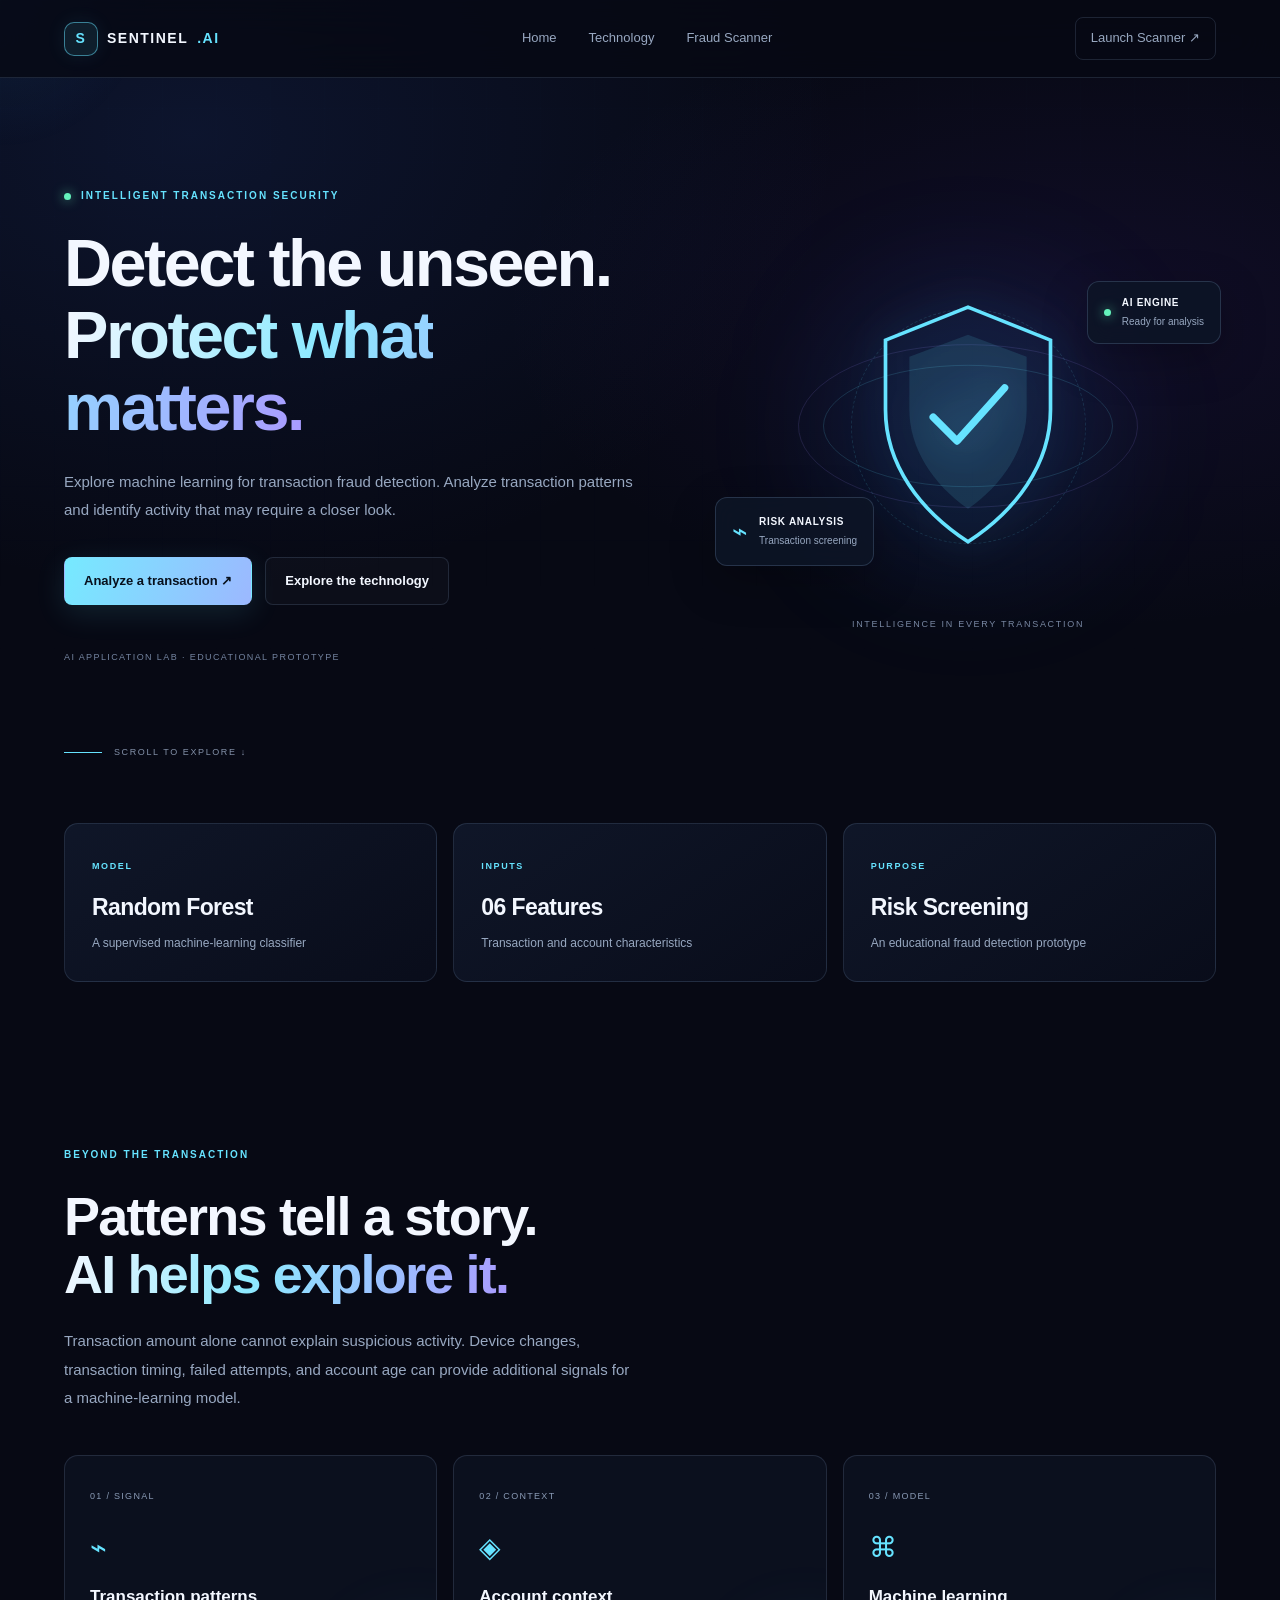
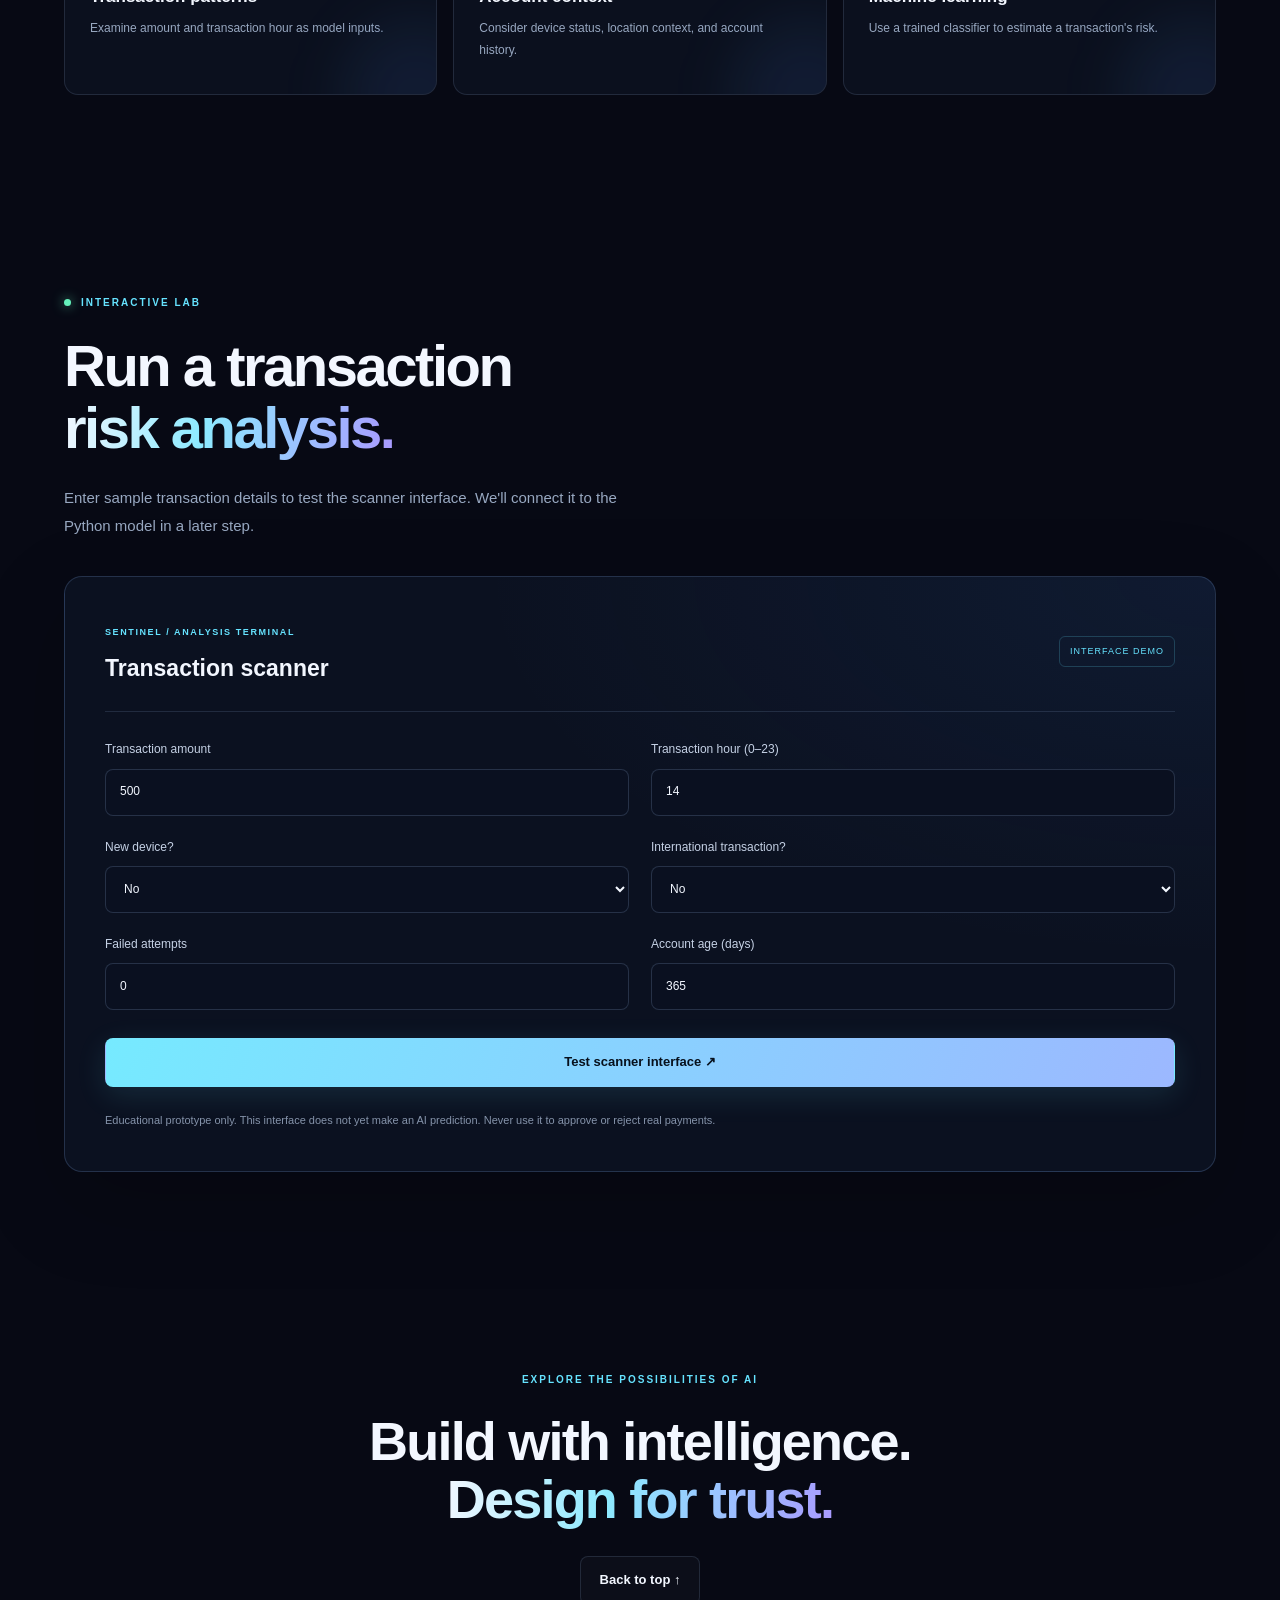
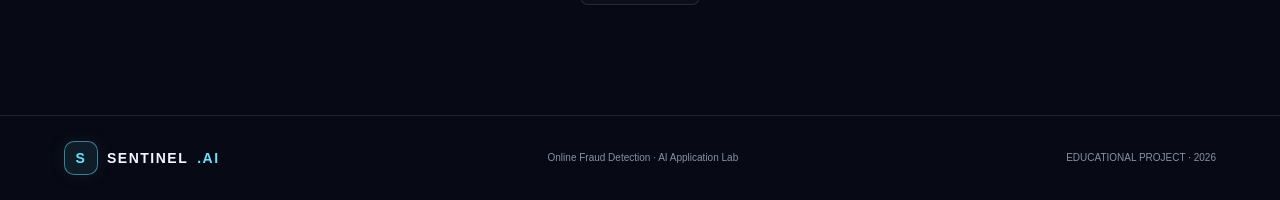
<file: index.html>
<!DOCTYPE html>
<html lang="en">
<head>
  <meta charset="UTF-8">
  <meta name="viewport" content="width=device-width, initial-scale=1.0">
  <meta name="theme-color" content="#070914">
  <meta name="description" content="Sentinel AI — an educational online transaction fraud detection project.">
  <title>Sentinel AI | Fraud Detection</title>
  <link rel="stylesheet" href="style.css">
  <script src="script.js" defer></script>
</head>
<body>
  <div class="cursor-glow" aria-hidden="true"></div>
  <div class="background-grid" aria-hidden="true"></div>

  <header class="navbar">
    <a class="brand" href="#home">
      <span class="brand-mark">S</span>
      SENTINEL<span class="accent">.AI</span>
    </a>
    <nav class="nav-links">
      <a href="#home">Home</a>
      <a href="#technology">Technology</a>
      <a href="#scanner">Fraud Scanner</a>
    </nav>
    <a class="nav-button" href="#scanner">Launch Scanner ↗</a>
  </header>

  <main>
    <section class="hero section" id="home">
      <div class="hero-copy reveal">
        <div class="eyebrow"><span class="live-dot"></span> INTELLIGENT TRANSACTION SECURITY</div>
        <h1>Detect the unseen.<br><span class="gradient-text">Protect what matters.</span></h1>
        <p class="hero-description">
          Explore machine learning for transaction fraud detection.
          Analyze transaction patterns and identify activity that may
          require a closer look.
        </p>
        <div class="hero-actions">
          <a class="button primary-button" href="#scanner">Analyze a transaction ↗</a>
          <a class="button secondary-button" href="#technology">Explore the technology</a>
        </div>
        <div class="hero-footnote">AI APPLICATION LAB · EDUCATIONAL PROTOTYPE</div>
      </div>

      <div class="hero-art reveal">
        <div class="glow-orb"></div>
        <div class="orbit orbit-a"></div>
        <div class="orbit orbit-b"></div>
        <div class="orbit orbit-c"></div>
        <div class="shield">
          <svg viewBox="0 0 120 140" fill="none" aria-hidden="true">
            <path d="M60 5 L105 23 V61 C105 91 86 116 60 133 C34 116 15 91 15 61 V23 Z" stroke="currentColor" stroke-width="2"/>
            <path d="M60 20 L92 32 V61 C92 82 79 102 60 115 C41 102 28 82 28 61 V32 Z" fill="currentColor" opacity=".12"/>
            <path d="M41 65 L54 78 L80 49" stroke="currentColor" stroke-width="4" stroke-linecap="round" stroke-linejoin="round"/>
          </svg>
        </div>
        <div class="float-card card-one"><span class="live-dot"></span><div><strong>AI ENGINE</strong><small>Ready for analysis</small></div></div>
        <div class="float-card card-two"><span class="card-icon">⌁</span><div><strong>RISK ANALYSIS</strong><small>Transaction screening</small></div></div>
        <div class="art-caption">INTELLIGENCE IN EVERY TRANSACTION</div>
      </div>
      <a href="#technology" class="scroll-indicator"><span class="scroll-line"></span> SCROLL TO EXPLORE ↓</a>
    </section>

    <section class="technology section reveal" id="technology">
      <article class="stat-card"><span class="stat-label">MODEL</span><h2>Random Forest</h2><p>A supervised machine-learning classifier</p></article>
      <article class="stat-card"><span class="stat-label">INPUTS</span><h2>06 Features</h2><p>Transaction and account characteristics</p></article>
      <article class="stat-card"><span class="stat-label">PURPOSE</span><h2>Risk Screening</h2><p>An educational fraud detection prototype</p></article>
    </section>

    <section class="intro-section section">
      <div class="intro-copy reveal">
        <div class="eyebrow">BEYOND THE TRANSACTION</div>
        <h2>Patterns tell a story.<br><span class="gradient-text">AI helps explore it.</span></h2>
        <p>Transaction amount alone cannot explain suspicious activity. Device changes, transaction timing, failed attempts, and account age can provide additional signals for a machine-learning model.</p>
      </div>
      <div class="feature-grid">
        <article class="feature-card reveal"><span class="feature-number">01 / SIGNAL</span><div class="feature-symbol">⌁</div><h3>Transaction patterns</h3><p>Examine amount and transaction hour as model inputs.</p></article>
        <article class="feature-card reveal"><span class="feature-number">02 / CONTEXT</span><div class="feature-symbol">◈</div><h3>Account context</h3><p>Consider device status, location context, and account history.</p></article>
        <article class="feature-card reveal"><span class="feature-number">03 / MODEL</span><div class="feature-symbol">⌘</div><h3>Machine learning</h3><p>Use a trained classifier to estimate a transaction's risk.</p></article>
      </div>
    </section>

    <section class="scanner-section section" id="scanner">
      <div class="section-heading reveal">
        <div class="eyebrow"><span class="live-dot"></span> INTERACTIVE LAB</div>
        <h2>Run a transaction<br><span class="gradient-text">risk analysis.</span></h2>
        <p>Enter sample transaction details to test the scanner interface. We'll connect it to the Python model in a later step.</p>
      </div>

      <div class="scanner-panel reveal">
        <div class="scanner-header">
          <div><span class="panel-label">SENTINEL / ANALYSIS TERMINAL</span><h3>Transaction scanner</h3></div>
          <span class="demo-tag">INTERFACE DEMO</span>
        </div>
        <form id="fraud-form">
          <div class="form-grid">
            <label class="field"><span>Transaction amount</span><input type="number" name="transaction_amount" min="0" step="0.01" value="500" required></label>
            <label class="field"><span>Transaction hour (0–23)</span><input type="number" name="transaction_hour" min="0" max="23" step="1" value="14" required></label>
            <label class="field"><span>New device?</span><select name="new_device"><option value="0">No</option><option value="1">Yes</option></select></label>
            <label class="field"><span>International transaction?</span><select name="international_transaction"><option value="0">No</option><option value="1">Yes</option></select></label>
            <label class="field"><span>Failed attempts</span><input type="number" name="failed_attempts" min="0" step="1" value="0" required></label>
            <label class="field"><span>Account age (days)</span><input type="number" name="account_age_days" min="0" step="1" value="365" required></label>
          </div>
          <button type="submit" class="button primary-button scan-button">Test scanner interface ↗</button>
        </form>
        <div class="result-box" id="result" aria-live="polite" hidden>
          <span class="panel-label">INTERFACE TEST</span>
          <h3 id="result-title">Ready</h3>
          <p id="result-description"></p>
          <p id="result-score"></p>
        </div>
        <p class="disclaimer">Educational prototype only. This interface does not yet make an AI prediction. Never use it to approve or reject real payments.</p>
      </div>
    </section>

    <section class="closing-section section reveal">
      <div class="eyebrow">EXPLORE THE POSSIBILITIES OF AI</div>
      <h2>Build with intelligence.<br><span class="gradient-text">Design for trust.</span></h2>
      <a href="#home" class="button secondary-button">Back to top ↑</a>
    </section>
  </main>

  <footer class="footer">
    <a class="brand" href="#home"><span class="brand-mark">S</span>SENTINEL<span class="accent">.AI</span></a>
    <p>Online Fraud Detection · AI Application Lab</p>
    <span>EDUCATIONAL PROJECT · 2026</span>
  </footer>
</body>
</html>
</file>
<file: style.css>
:root {
  --bg: #070914;
  --panel: #0e1424;
  --panel-light: #121b2e;
  --text: #f3f7ff;
  --muted: #98a8c1;
  --blue: #66e3ff;
  --purple: #9b8cff;
  --border: rgba(148, 178, 220, 0.16);
  --max-width: 1200px;
}

* {
  box-sizing: border-box;
  margin: 0;
  padding: 0;
}

html {
  scroll-behavior: smooth;
  scroll-padding-top: 90px;
}

body {
  min-height: 100vh;
  overflow-x: hidden;
  background: var(--bg);
  color: var(--text);
  font-family: -apple-system, BlinkMacSystemFont, "Segoe UI", sans-serif;
  line-height: 1.6;
}

body::before {
  content: "";
  position: fixed;
  inset: 0;
  z-index: -2;
  pointer-events: none;
  background:
    radial-gradient(ellipse at 15% 15%, rgba(44, 82, 180, 0.16), transparent 42%),
    radial-gradient(ellipse at 85% 35%, rgba(89, 45, 180, 0.12), transparent 38%),
    #070914;
}

a {
  color: inherit;
  text-decoration: none;
}

button,
input,
select {
  font: inherit;
}

button,
a,
select {
  -webkit-tap-highlight-color: transparent;
}

button:focus-visible,
a:focus-visible,
input:focus-visible,
select:focus-visible {
  outline: 2px solid var(--blue);
  outline-offset: 4px;
}

::selection {
  background: rgba(102, 227, 255, 0.28);
  color: white;
}

/* Background grid */

.background-grid {
  position: fixed;
  inset: 0;
  z-index: -1;
  pointer-events: none;
  opacity: 0.18;
  background-image:
    linear-gradient(rgba(116, 160, 220, 0.08) 1px, transparent 1px),
    linear-gradient(90deg, rgba(116, 160, 220, 0.08) 1px, transparent 1px);
  background-size: 54px 54px;
  mask-image: linear-gradient(to bottom, black, transparent 90%);
}

.cursor-glow {
  position: fixed;
  top: 0;
  left: 0;
  width: 300px;
  height: 300px;
  z-index: 0;
  border-radius: 50%;
  pointer-events: none;
  opacity: 0;
  background: radial-gradient(circle, rgba(54, 160, 255, 0.09), transparent 70%);
  transform: translate(-50%, -50%);
  transition: opacity 0.3s ease;
}

@media (pointer: fine) {
  .cursor-glow {
    opacity: 1;
  }
}

/* Navigation */

.navbar {
  position: sticky;
  top: 0;
  z-index: 20;
  width: 100%;
  min-height: 78px;
  padding: 16px max(5%, calc((100% - var(--max-width)) / 2));
  display: flex;
  align-items: center;
  justify-content: space-between;
  gap: 24px;
  background: rgba(7, 9, 20, 0.82);
  border-bottom: 1px solid var(--border);
  backdrop-filter: blur(20px);
  -webkit-backdrop-filter: blur(20px);
}

.brand {
  display: inline-flex;
  align-items: center;
  gap: 9px;
  flex-shrink: 0;
  font-size: 14px;
  font-weight: 800;
  letter-spacing: 1.5px;
}

.brand-mark {
  display: grid;
  place-items: center;
  width: 34px;
  height: 34px;
  border: 1px solid rgba(102, 227, 255, 0.5);
  border-radius: 10px;
  background: rgba(102, 227, 255, 0.09);
  color: var(--blue);
  box-shadow: 0 0 20px rgba(102, 227, 255, 0.08);
}

.accent {
  color: var(--blue);
}

.nav-links {
  display: flex;
  align-items: center;
  gap: 32px;
}

.nav-links a,
.nav-button {
  color: var(--muted);
  font-size: 13px;
  transition: color 0.25s ease;
}

.nav-links a:hover,
.nav-button:hover {
  color: var(--blue);
}

.nav-button {
  padding: 10px 15px;
  border: 1px solid var(--border);
  border-radius: 8px;
}

/* Shared layout */

.section {
  width: min(var(--max-width), 90%);
  margin-inline: auto;
}

.hero {
  position: relative;
  min-height: 690px;
  padding-block: 110px 130px;
  display: grid;
  grid-template-columns: 1.1fr 0.9fr;
  align-items: center;
  gap: 50px;
}

.hero-copy {
  position: relative;
  z-index: 2;
}

.eyebrow {
  display: flex;
  align-items: center;
  gap: 10px;
  color: var(--blue);
  font-size: 10px;
  font-weight: 700;
  letter-spacing: 2px;
}

.live-dot {
  display: inline-block;
  width: 7px;
  height: 7px;
  flex-shrink: 0;
  border-radius: 50%;
  background: #65f2bc;
  box-shadow: 0 0 12px rgba(101, 242, 188, 0.75);
  animation: pulse 2s infinite;
}

.hero h1,
.section-heading h2,
.intro-copy h2,
.closing-section h2 {
  margin-top: 24px;
  font-size: clamp(38px, 5.2vw, 68px);
  line-height: 1.08;
  letter-spacing: -2.5px;
  font-weight: 750;
}

.gradient-text {
  color: transparent;
  background: linear-gradient(100deg, #f3f7ff 0%, #8deaff 42%, #a99aff 100%);
  background-clip: text;
  -webkit-background-clip: text;
}

.hero-description,
.intro-copy > p,
.section-heading > p {
  max-width: 570px;
  margin-top: 24px;
  color: var(--muted);
  font-size: 15px;
  line-height: 1.9;
}

.hero-actions {
  display: flex;
  flex-wrap: wrap;
  gap: 13px;
  margin-top: 32px;
}

.button {
  display: inline-flex;
  justify-content: center;
  align-items: center;
  gap: 12px;
  min-height: 48px;
  padding: 13px 19px;
  border: 1px solid transparent;
  border-radius: 8px;
  cursor: pointer;
  font-size: 13px;
  font-weight: 700;
  transition:
    transform 0.25s ease,
    border-color 0.25s ease,
    background 0.25s ease,
    box-shadow 0.25s ease;
}

.button:hover {
  transform: translateY(-3px);
}

.primary-button {
  color: #07101c;
  background: linear-gradient(110deg, #76eaff, #9cb8ff);
  box-shadow: 0 8px 30px rgba(102, 227, 255, 0.12);
}

.primary-button:hover {
  box-shadow: 0 10px 36px rgba(102, 227, 255, 0.24);
}

.secondary-button {
  color: var(--text);
  background: rgba(255, 255, 255, 0.025);
  border-color: var(--border);
}

.secondary-button:hover {
  border-color: rgba(102, 227, 255, 0.5);
  background: rgba(102, 227, 255, 0.05);
}

.hero-footnote {
  display: flex;
  align-items: center;
  gap: 12px;
  margin-top: 45px;
  color: #73839f;
  font-size: 9px;
  letter-spacing: 1.4px;
}

.footnote-line {
  width: 25px;
  height: 1px;
  background: var(--blue);
}

/* Animated shield artwork */

.hero-art {
  position: relative;
  min-height: 420px;
  display: grid;
  place-items: center;
  isolation: isolate;
}

.glow-orb {
  position: absolute;
  width: 260px;
  height: 260px;
  border-radius: 50%;
  background: rgba(41, 130, 255, 0.14);
  filter: blur(65px);
  animation: breathe 5s ease-in-out infinite;
}

.shield {
  position: relative;
  z-index: 2;
  width: clamp(145px, 18vw, 220px);
  color: var(--blue);
  filter: drop-shadow(0 0 20px rgba(102, 227, 255, 0.35));
  animation: float 5s ease-in-out infinite;
}

.shield svg {
  display: block;
  width: 100%;
  overflow: visible;
}

.orbit {
  position: absolute;
  z-index: 1;
  width: 290px;
  height: 290px;
  border: 1px solid rgba(102, 227, 255, 0.19);
  border-radius: 50%;
}

.orbit-a {
  transform: scaleY(0.42) rotate(-28deg);
  animation: orbit-spin 16s linear infinite;
}

.orbit-b {
  width: 340px;
  height: 340px;
  border-color: rgba(155, 140, 255, 0.17);
  transform: scaleY(0.48) rotate(35deg);
  animation: orbit-spin 23s linear infinite reverse;
}

.orbit-c {
  width: 235px;
  height: 235px;
  border-style: dashed;
  border-color: rgba(102, 227, 255, 0.14);
  animation: orbit-spin 32s linear infinite;
}

.float-card {
  position: absolute;
  z-index: 3;
  display: flex;
  align-items: center;
  gap: 11px;
  padding: 13px 16px;
  border: 1px solid rgba(144, 183, 231, 0.2);
  border-radius: 12px;
  background: rgba(13, 21, 38, 0.88);
  box-shadow: 0 15px 45px rgba(0, 0, 0, 0.25);
  backdrop-filter: blur(12px);
  animation: float 5s ease-in-out infinite;
}

.float-card strong,
.float-card small {
  display: block;
}

.float-card strong {
  font-size: 10px;
  letter-spacing: 0.7px;
}

.float-card small {
  margin-top: 3px;
  color: var(--muted);
  font-size: 10px;
}

.card-one {
  top: 65px;
  right: -5px;
}

.card-two {
  bottom: 70px;
  left: -5px;
  animation-delay: -2.5s;
}

.card-icon {
  color: var(--blue);
  font-size: 26px;
}

.art-caption {
  position: absolute;
  bottom: 5px;
  color: #7787a2;
  font-size: 9px;
  letter-spacing: 1.7px;
}

.scroll-indicator {
  position: absolute;
  bottom: 35px;
  left: 0;
  display: flex;
  align-items: center;
  gap: 12px;
  color: #8391a9;
  font-size: 9px;
  letter-spacing: 1.6px;
}

.scroll-line {
  display: block;
  width: 38px;
  height: 1px;
  background: var(--blue);
  transform-origin: left;
  animation: line-grow 2s ease-in-out infinite;
}

/* Technology cards */

.technology {
  display: grid;
  grid-template-columns: repeat(3, 1fr);
  gap: 16px;
  padding-block: 28px 110px;
}

.stat-card {
  padding: 27px;
  border: 1px solid var(--border);
  border-radius: 14px;
  background: linear-gradient(145deg, rgba(19, 29, 49, 0.7), rgba(10, 15, 29, 0.7));
  transition: border-color 0.3s ease, transform 0.3s ease;
}

.stat-card:hover {
  transform: translateY(-5px);
  border-color: rgba(102, 227, 255, 0.38);
}

.stat-label,
.panel-label {
  color: var(--blue);
  font-size: 9px;
  font-weight: 700;
  letter-spacing: 1.6px;
}

.stat-card h2 {
  margin-top: 13px;
  font-size: 23px;
  letter-spacing: -0.6px;
}

.stat-card p {
  margin-top: 7px;
  color: var(--muted);
  font-size: 12px;
  line-height: 1.7;
}

/* Explanatory section */

.intro-section {
  padding-block: 55px 115px;
}

.intro-copy {
  max-width: 760px;
}

.intro-copy h2,
.closing-section h2 {
  font-size: clamp(34px, 4.5vw, 54px);
  letter-spacing: -1.8px;
}

.feature-grid {
  display: grid;
  grid-template-columns: repeat(3, 1fr);
  gap: 16px;
  margin-top: 42px;
}

.feature-card {
  position: relative;
  min-height: 240px;
  padding: 25px;
  overflow: hidden;
  border: 1px solid var(--border);
  border-radius: 14px;
  background: rgba(14, 20, 36, 0.65);
  transition: transform 0.3s ease, border-color 0.3s ease;
}

.feature-card::after {
  content: "";
  position: absolute;
  right: -55px;
  bottom: -75px;
  width: 150px;
  height: 150px;
  border-radius: 50%;
  background: rgba(80, 151, 255, 0.09);
  filter: blur(30px);
  transition: background 0.3s ease;
}

.feature-card:hover {
  transform: translateY(-6px);
  border-color: rgba(102, 227, 255, 0.35);
}

.feature-card:hover::after {
  background: rgba(80, 151, 255, 0.2);
}

.feature-number {
  color: #8a9bb6;
  font-size: 9px;
  letter-spacing: 1.3px;
}

.feature-symbol {
  margin-top: 20px;
  color: var(--blue);
  font-size: 28px;
}

.feature-card h3 {
  margin-top: 12px;
  font-size: 17px;
}

.feature-card p {
  margin-top: 8px;
  color: var(--muted);
  font-size: 12px;
  line-height: 1.8;
}

/* Scanner */

.scanner-section {
  padding-block: 85px 110px;
  scroll-margin-top: 85px;
}

.section-heading {
  max-width: 700px;
  margin-bottom: 35px;
}

.section-heading h2 {
  font-size: clamp(36px, 5vw, 58px);
}

.scanner-panel {
  padding: clamp(20px, 4vw, 40px);
  border: 1px solid rgba(123, 164, 221, 0.22);
  border-radius: 18px;
  background:
    radial-gradient(ellipse at top right, rgba(55, 111, 200, 0.1), transparent 45%),
    rgba(13, 19, 34, 0.92);
  box-shadow: 0 30px 90px rgba(0, 0, 0, 0.2);
}

.scanner-header {
  display: flex;
  justify-content: space-between;
  align-items: center;
  gap: 20px;
  padding-bottom: 25px;
  border-bottom: 1px solid var(--border);
}

.scanner-header h3 {
  margin-top: 7px;
  font-size: 23px;
}

.demo-tag {
  padding: 7px 10px;
  border: 1px solid rgba(102, 227, 255, 0.2);
  border-radius: 6px;
  color: var(--blue);
  font-size: 9px;
  letter-spacing: 1px;
}

.form-grid {
  display: grid;
  grid-template-columns: repeat(2, minmax(0, 1fr));
  gap: 22px;
  padding-block: 28px;
}

.field {
  display: flex;
  flex-direction: column;
  gap: 9px;
  color: #c5d1e5;
  font-size: 12px;
}

.field input,
.field select {
  width: 100%;
  min-height: 47px;
  padding: 12px 14px;
  border: 1px solid rgba(135, 165, 207, 0.22);
  border-radius: 8px;
  outline: none;
  background: #0a1020;
  color: var(--text);
  transition: border-color 0.2s ease, box-shadow 0.2s ease;
}

.field input:focus,
.field select:focus {
  border-color: var(--blue);
  box-shadow: 0 0 0 3px rgba(102, 227, 255, 0.08);
}

.scan-button {
  width: 100%;
}

.disclaimer {
  margin-top: 24px;
  color: #8593aa;
  font-size: 11px;
  line-height: 1.8;
}

/* Result panel */

.result-box {
  margin-top: 25px;
  padding: 22px;
  border: 1px solid rgba(102, 227, 255, 0.24);
  border-radius: 12px;
  background: rgba(102, 227, 255, 0.045);
  animation: result-enter 0.45s ease both;
}

.result-box h3 {
  margin-top: 8px;
  font-size: 23px;
}

.result-box p {
  margin-top: 8px;
  color: var(--muted);
  font-size: 13px;
  overflow-wrap: anywhere;
}

/* Closing section and footer */

.closing-section {
  padding-block: 90px 110px;
  text-align: center;
}

.closing-section .eyebrow {
  justify-content: center;
}

.closing-section h2 {
  margin-bottom: 28px;
}

.footer {
  display: flex;
  flex-wrap: wrap;
  align-items: center;
  justify-content: space-between;
  gap: 18px;
  padding: 25px 5%;
  border-top: 1px solid var(--border);
  color: #8492a9;
  font-size: 10px;
}

.footer .brand {
  color: var(--text);
}

/* Scroll reveal */

.reveal {
  opacity: 0;
  transform: translateY(28px);
  transition:
    opacity 0.8s ease,
    transform 0.8s cubic-bezier(0.2, 0.65, 0.25, 1);
}

.reveal.visible {
  opacity: 1;
  transform: translateY(0);
}

.feature-card:nth-child(2) {
  transition-delay: 100ms;
}

.feature-card:nth-child(3) {
  transition-delay: 200ms;
}

/* Keyframes */

@keyframes pulse {
  0%, 100% { opacity: 1; }
  50% { opacity: 0.45; }
}

@keyframes float {
  0%, 100% { translate: 0 0; }
  50% { translate: 0 -12px; }
}

@keyframes breathe {
  0%, 100% { opacity: 0.65; scale: 0.92; }
  50% { opacity: 1; scale: 1.08; }
}

@keyframes orbit-spin {
  from { rotate: 0deg; }
  to { rotate: 360deg; }
}

@keyframes line-grow {
  0%, 100% { scale: 1 1; opacity: 0.6; }
  50% { scale: 0.65 1; opacity: 1; }
}

@keyframes result-enter {
  from { opacity: 0; translate: 0 12px; }
  to { opacity: 1; translate: 0 0; }
}

/* Tablet */

@media (max-width: 900px) {
  .hero {
    grid-template-columns: 1fr 0.8fr;
    gap: 20px;
  }

  .hero h1 {
    font-size: clamp(38px, 6vw, 55px);
  }

  .card-one {
    right: -15px;
  }

  .card-two {
    left: -15px;
  }

  .stat-card {
    padding: 20px;
  }
}

/* Mobile */

@media (max-width: 650px) {
  .navbar {
    min-height: 68px;
    padding: 13px 5%;
    gap: 12px;
  }

  .brand {
    font-size: 12px;
    letter-spacing: 1px;
  }

  .brand-mark {
    width: 30px;
    height: 30px;
  }

  .nav-links {
    display: none;
  }

  .nav-button {
    padding: 9px 10px;
    font-size: 11px;
  }

  .section {
    width: 90%;
  }

  .hero {
    min-height: auto;
    padding-block: 80px 100px;
    grid-template-columns: 1fr;
    gap: 10px;
  }

  .hero h1 {
    font-size: clamp(39px, 10vw, 56px);
    letter-spacing: -1.8px;
  }

  .hero-description {
    font-size: 14px;
  }

  .hero-art {
    min-height: 350px;
    margin-top: 10px;
  }

  .orbit-a {
    width: 250px;
    height: 250px;
  }

  .orbit-b {
    width: 285px;
    height: 285px;
  }

  .orbit-c {
    width: 205px;
    height: 205px;
  }

  .card-one {
    top: 40px;
    right: 0;
  }

  .card-two {
    bottom: 50px;
    left: 0;
  }

  .scroll-indicator {
    bottom: 25px;
  }

  .technology {
    grid-template-columns: 1fr;
    padding-bottom: 75px;
  }

  .stat-card h2 {
    font-size: 21px;
  }

  .intro-section {
    padding-block: 35px 75px;
  }

  .feature-grid {
    grid-template-columns: 1fr;
  }

  .feature-card {
    min-height: 205px;
  }

  .scanner-section {
    padding-block: 60px 80px;
  }

  .form-grid {
    grid-template-columns: 1fr;
    gap: 18px;
  }

  .scanner-header {
    align-items: flex-start;
  }

  .scanner-header h3 {
    font-size: 19px;
  }

  .demo-tag {
    font-size: 8px;
  }

  .closing-section {
    padding-block: 65px 80px;
  }

  .footer {
    flex-direction: column;
    align-items: flex-start;
  }
}

/* Respect reduced-motion settings */

@media (prefers-reduced-motion: reduce) {
  *,
  *::before,
  *::after {
    scroll-behavior: auto !important;
    animation-duration: 0.01ms !important;
    animation-iteration-count: 1 !important;
    transition-duration: 0.01ms !important;
  }

  .reveal {
    opacity: 1;
    transform: none;
  }
}
</file>
